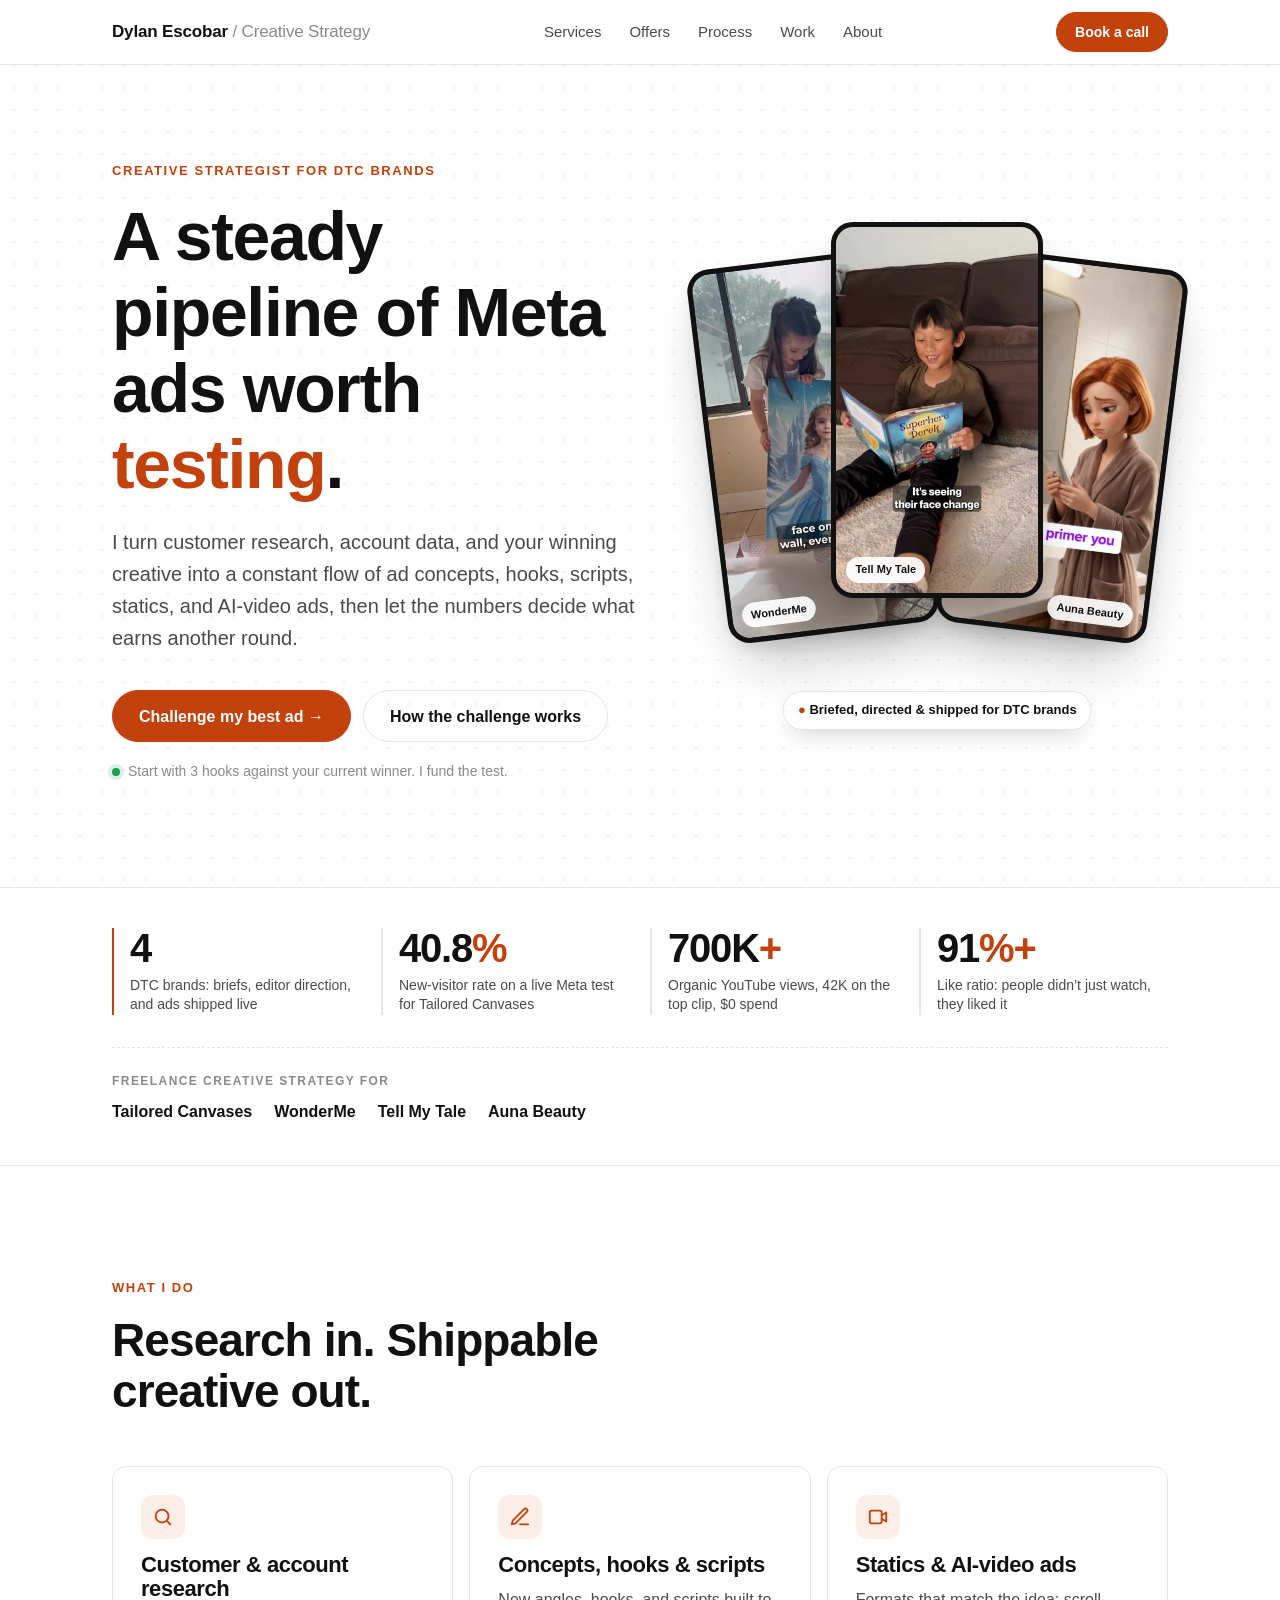
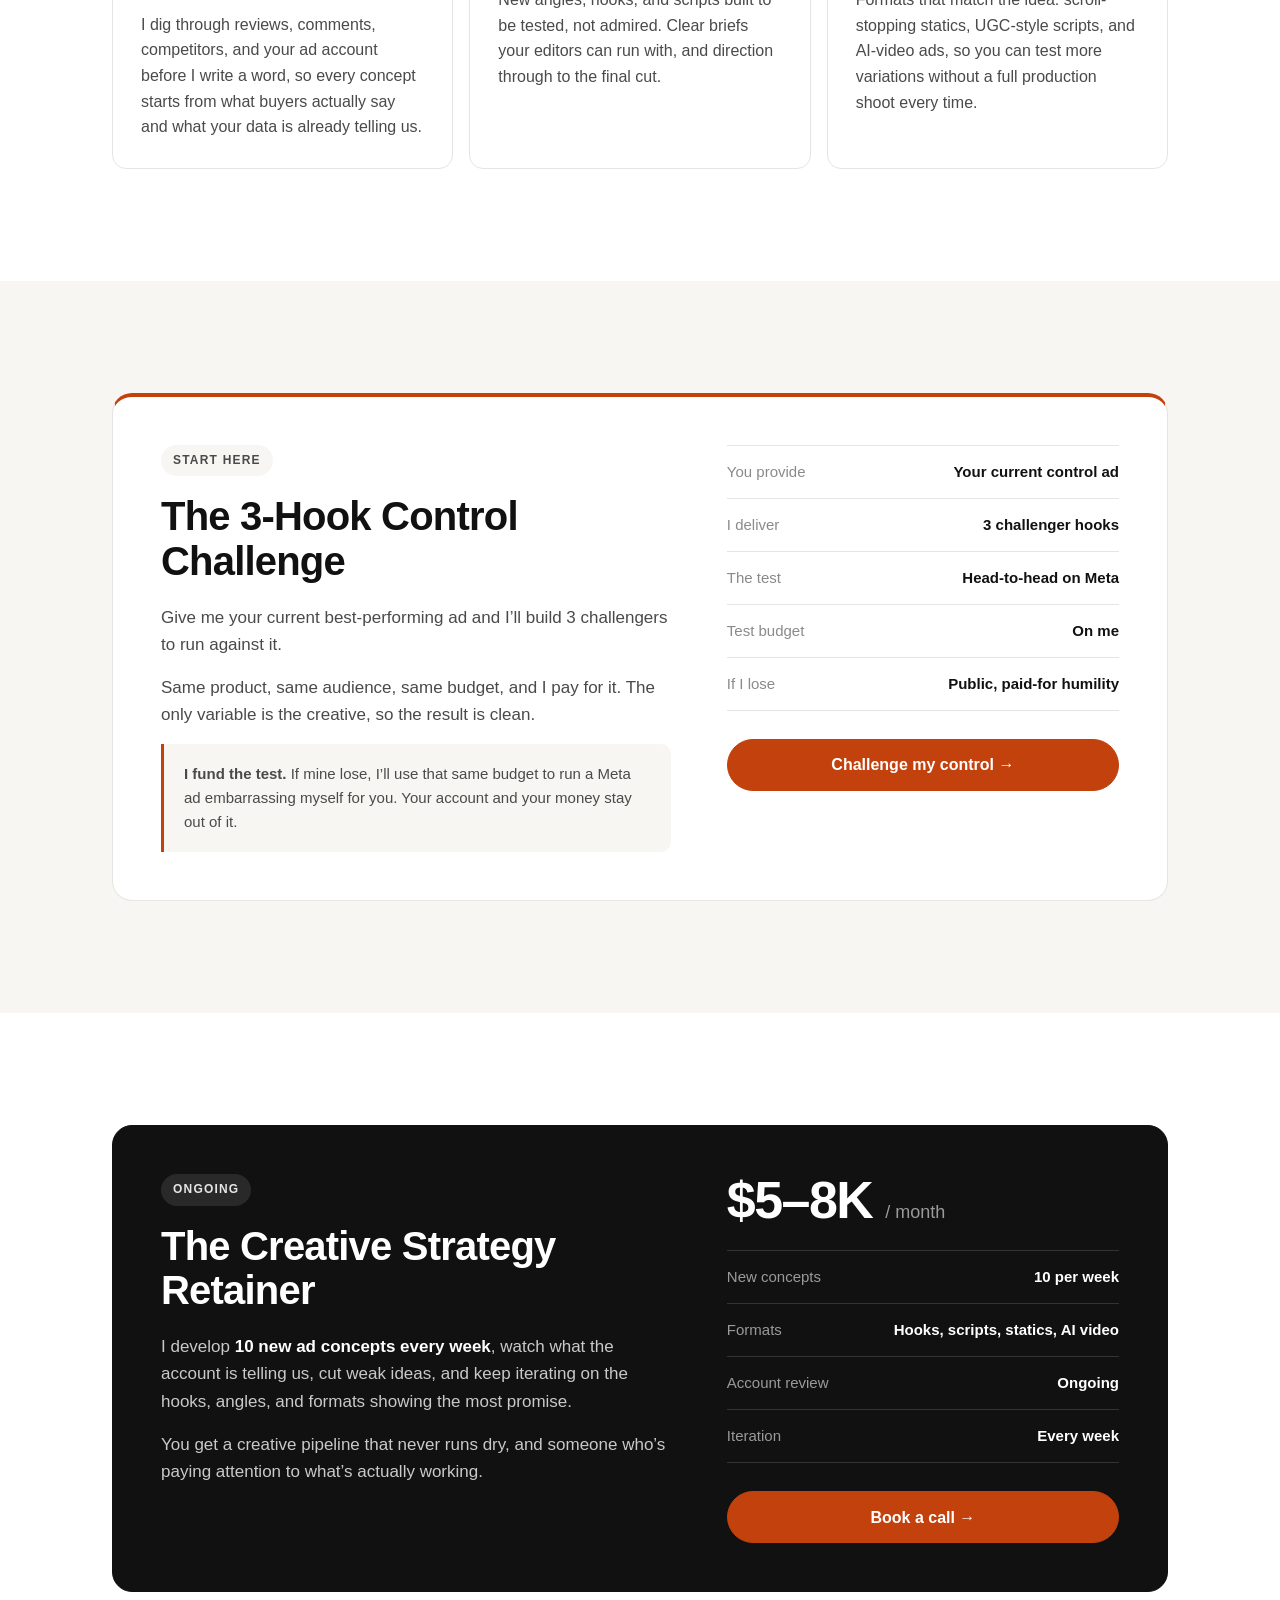
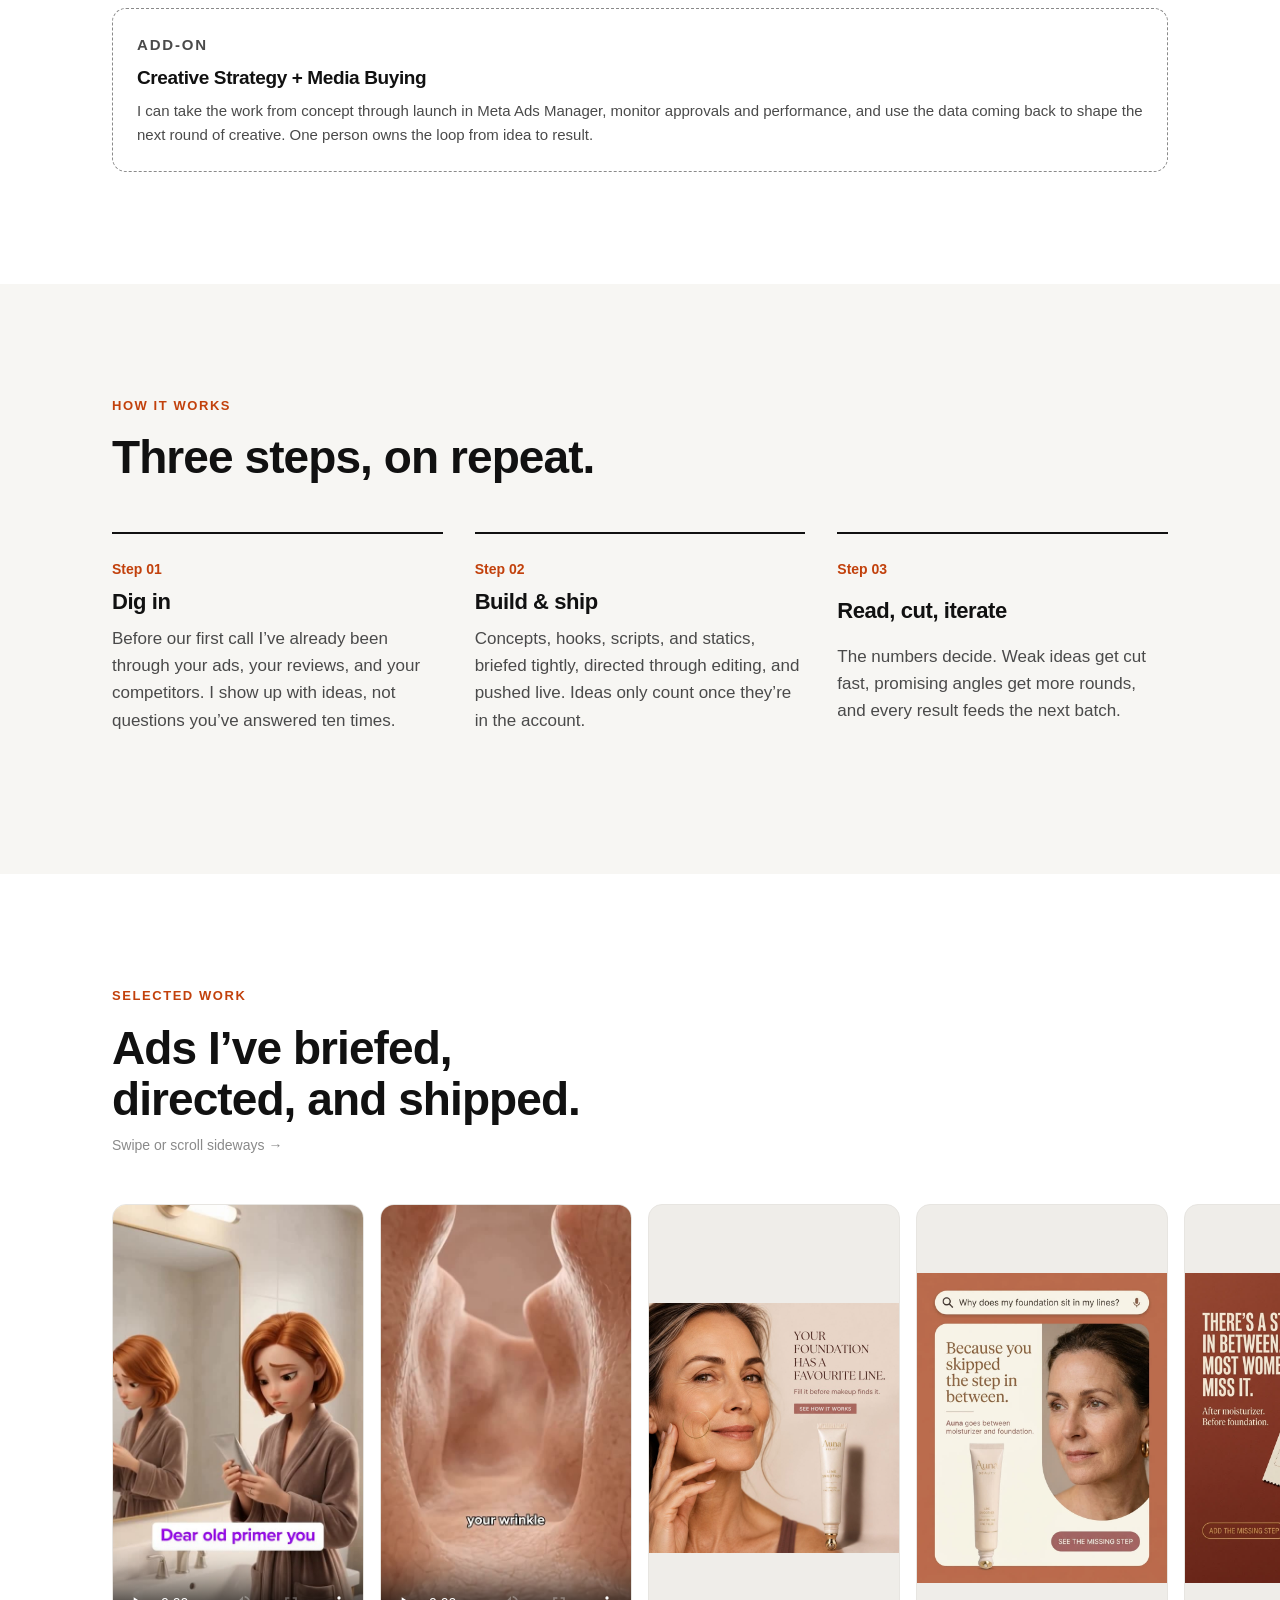
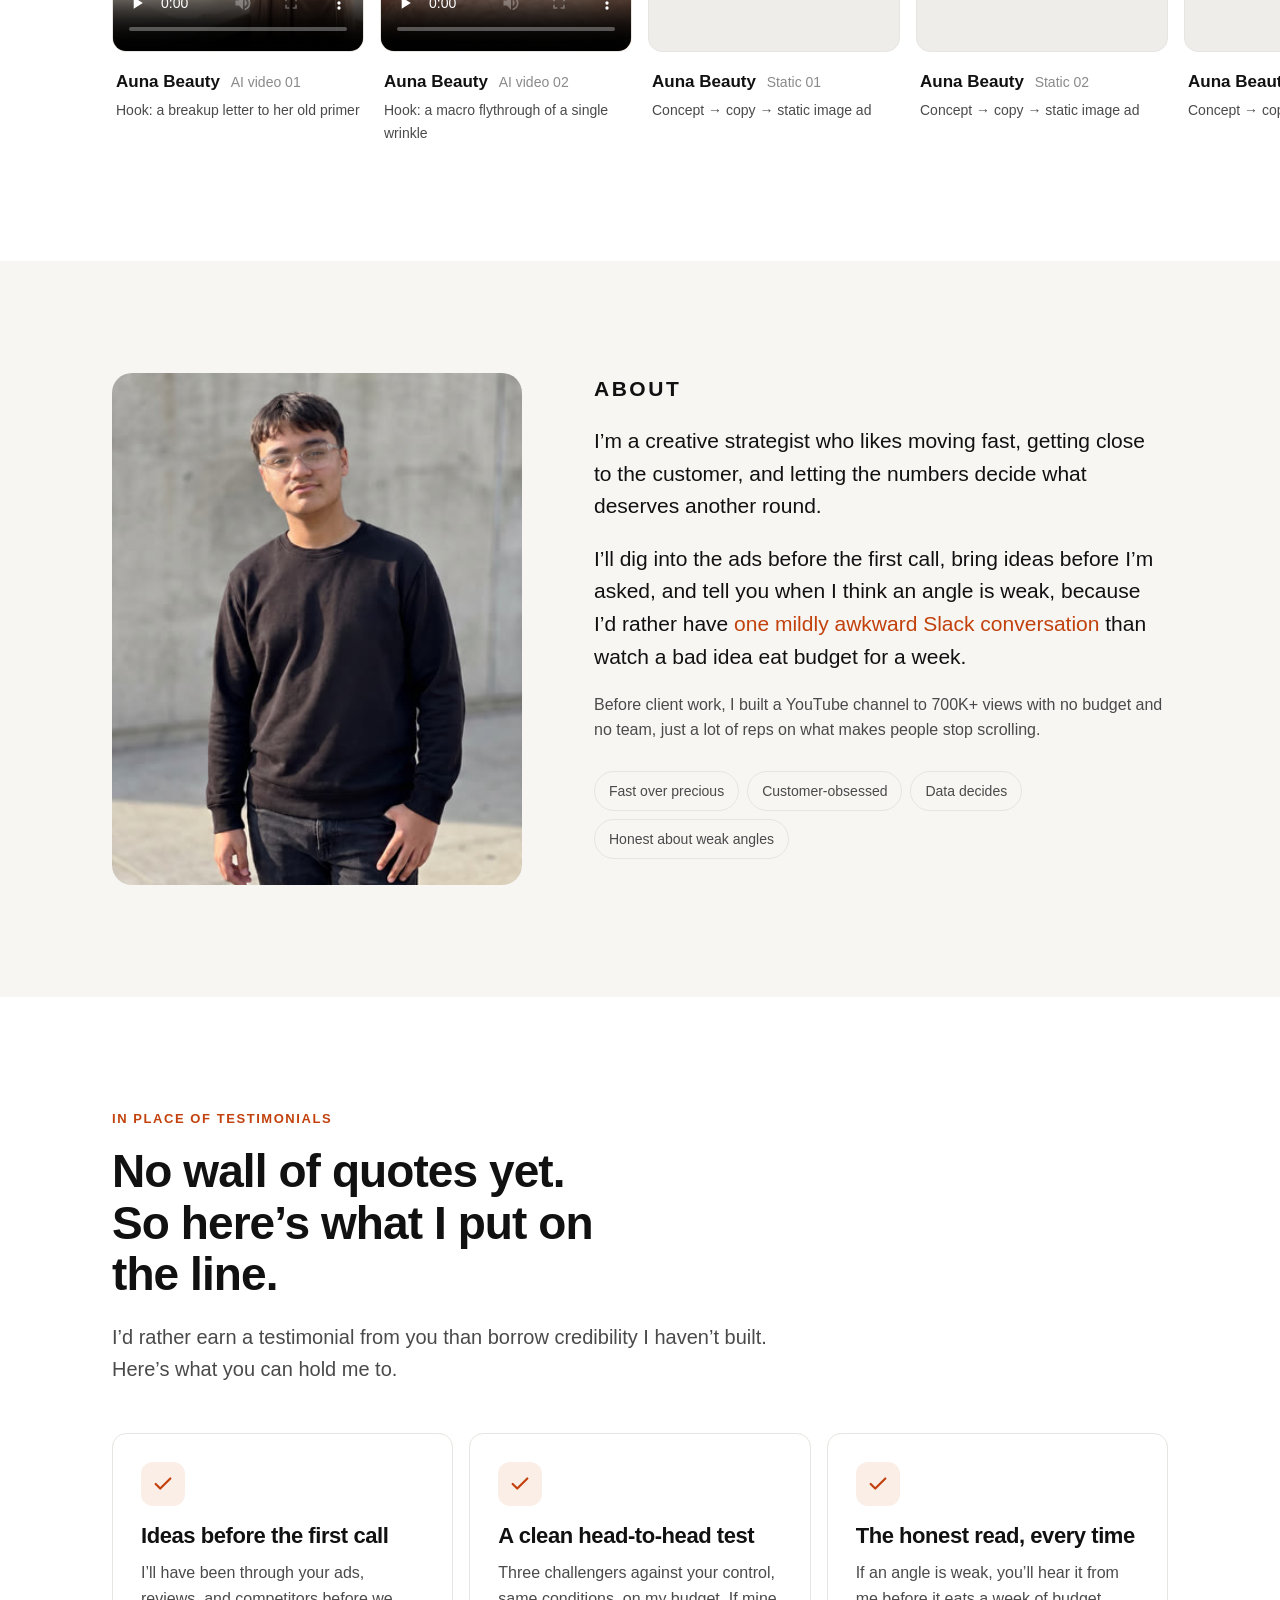
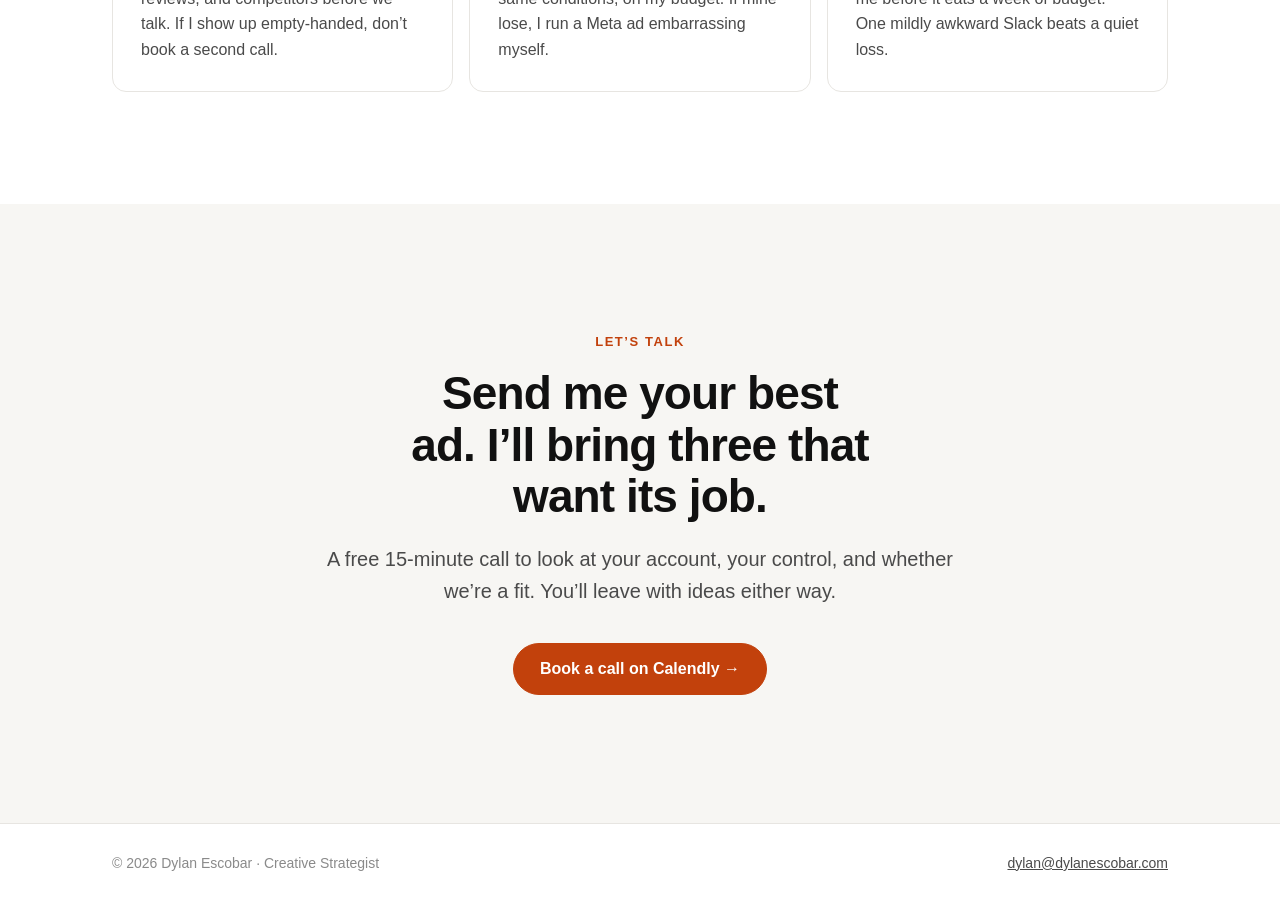
<file: index.html>
<!DOCTYPE html>
<html lang="en">
<head>
<meta charset="UTF-8">
<meta name="viewport" content="width=device-width, initial-scale=1.0">
<title>Dylan Escobar · Creative Strategist for DTC Brands</title>
<meta name="description" content="Creative strategist for DTC brands. Customer research, account data, and winning creative turned into a steady pipeline of Meta ad concepts, hooks, scripts, statics, and AI-video ads.">
<style>
  :root {
    --ink: #111111;
    --ink-2: #4a4a4a;
    --ink-3: #8a8a8a;
    --line: #e7e5e1;
    --bg: #ffffff;
    --bg-2: #f7f6f3;
    --accent: #c2410c;
    --accent-ink: #ffffff;
    --radius: 14px;
    --wrap: 1120px;
    --gutter: 20px;
    --space: 88px;
    --font: -apple-system, BlinkMacSystemFont, "Segoe UI", Roboto, "Helvetica Neue", Arial, sans-serif;
  }

  *, *::before, *::after { box-sizing: border-box; }
  html { scroll-behavior: smooth; scroll-padding-top: 72px; -webkit-text-size-adjust: 100%; }
  @media (prefers-reduced-motion: reduce) { html { scroll-behavior: auto; } }
  body {
    margin: 0;
    font-family: var(--font);
    font-size: 17px;
    line-height: 1.6;
    color: var(--ink);
    background: var(--bg);
    -webkit-font-smoothing: antialiased;
  }
  img, video { display: block; max-width: 100%; }
  a { color: inherit; }
  h1, h2, h3 { line-height: 1.12; letter-spacing: -0.02em; margin: 0; font-weight: 700; }
  p { margin: 0; }

  .wrap { width: 100%; max-width: var(--wrap); margin: 0 auto; padding: 0 var(--gutter); }
  .section { padding: var(--space) 0; }
  .section--tint { background: var(--bg-2); }
  .eyebrow {
    font-size: 13px; font-weight: 600; letter-spacing: 0.12em; text-transform: uppercase;
    color: var(--accent); margin-bottom: 16px;
  }
  .h2 { font-size: clamp(30px, 5.2vw, 46px); max-width: 20ch; }
  .lead { font-size: clamp(18px, 2.2vw, 20px); color: var(--ink-2); max-width: 60ch; margin-top: 20px; }
  .accent { color: var(--accent); }

  /* Buttons */
  .btn {
    display: inline-flex; align-items: center; justify-content: center; gap: 10px;
    min-height: 52px; padding: 0 26px; border-radius: 999px; white-space: nowrap;
    font-weight: 600; font-size: 16px; text-decoration: none;
    background: var(--accent); color: var(--accent-ink); border: 1px solid var(--accent);
    transition: transform .15s ease, box-shadow .15s ease, background .15s ease;
  }
  .btn:hover { transform: translateY(-1px); box-shadow: 0 8px 24px rgba(194, 65, 12, .22); }
  .btn:focus-visible, a:focus-visible { outline: 3px solid var(--accent); outline-offset: 3px; }
  .btn--ghost { background: transparent; color: var(--ink); border-color: var(--line); }
  .btn--ghost:hover { box-shadow: none; border-color: var(--ink); }
  .btn--sm { min-height: 40px; padding: 0 18px; font-size: 14px; }

  /* Nav */
  .nav {
    position: sticky; top: 0; z-index: 50;
    background: rgba(255, 255, 255, .88);
    -webkit-backdrop-filter: saturate(180%) blur(12px); backdrop-filter: saturate(180%) blur(12px);
    border-bottom: 1px solid var(--line);
  }
  .nav .wrap { display: flex; align-items: center; justify-content: space-between; height: 64px; gap: 16px; }
  .brand { font-weight: 700; text-decoration: none; letter-spacing: -0.01em; white-space: nowrap; overflow: hidden; text-overflow: ellipsis; }
  @media (max-width: 400px) { .brand span { display: none; } }
  .brand span { color: var(--ink-3); font-weight: 500; }
  .nav-links { display: none; gap: 28px; list-style: none; margin: 0; padding: 0; font-size: 15px; }
  .nav-links a { text-decoration: none; color: var(--ink-2); }
  .nav-links a:hover { color: var(--ink); }

  /* Hero */
  .hero {
    padding: 56px 0 72px; overflow: hidden;
    background-image: radial-gradient(circle at 1px 1px, rgba(17,17,17,.07) 1px, transparent 0);
    background-size: 22px 22px;
    background-position: center top;
  }
  .hero-grid { display: grid; gap: 48px; align-items: center; }
  .hero h1 { font-size: clamp(38px, 8vw, 68px); max-width: 15ch; }
  .hero .lead { margin-top: 24px; }
  .hero-actions { display: flex; flex-wrap: wrap; gap: 12px; margin-top: 36px; }
  .hero-note { margin-top: 18px; font-size: 14px; color: var(--ink-3); display: flex; align-items: center; gap: 8px; }
  .hero-note::before { content: ""; width: 8px; height: 8px; border-radius: 50%; background: #16a34a; box-shadow: 0 0 0 4px rgba(22,163,74,.15); flex: none; }

  /* Hero ad stack */
  .ad-stack { position: relative; height: 360px; max-width: 420px; margin: 0 auto; width: 100%; }
  .phone {
    position: absolute; top: 0; width: 46%; aspect-ratio: 9 / 16;
    border-radius: 22px; overflow: hidden; background: #111;
    border: 5px solid #111;
    box-shadow: 0 30px 60px -20px rgba(17,17,17,.35), 0 8px 20px -8px rgba(17,17,17,.2);
  }
  .phone img { width: 100%; height: 100%; object-fit: cover; }
  .phone:nth-child(1) { left: 0; top: 36px; transform: rotate(-7deg); }
  .phone:nth-child(2) { left: 27%; z-index: 2; }
  .phone:nth-child(3) { right: 0; top: 36px; transform: rotate(7deg); }
  .phone-label {
    position: absolute; left: 10px; bottom: 10px; font-size: 11px; font-weight: 600;
    background: rgba(255,255,255,.92); color: var(--ink); padding: 4px 9px; border-radius: 999px;
  }
  .phone:nth-child(3) .phone-label { left: auto; right: 10px; }
  .live-pill {
    position: absolute; z-index: 3; left: 50%; bottom: -8px; transform: translateX(-50%);
    background: var(--bg); border: 1px solid var(--line); border-radius: 999px;
    padding: 8px 14px; font-size: 13px; font-weight: 600; white-space: nowrap;
    box-shadow: 0 10px 24px -10px rgba(17,17,17,.25);
  }
  .live-pill span { color: var(--accent); }

  /* Proof strip */
  .proof { border-top: 1px solid var(--line); border-bottom: 1px solid var(--line); padding: 40px 0; }
  .proof-grid { display: grid; grid-template-columns: 1fr 1fr; gap: 28px 20px; }
  .proof-grid > div { padding-left: 16px; border-left: 2px solid var(--line); }
  .proof-grid > div:first-child { border-left-color: var(--accent); }
  .stat-num { font-size: clamp(30px, 5vw, 40px); font-weight: 700; letter-spacing: -0.03em; line-height: 1; }
  .stat-label { font-size: 14px; color: var(--ink-2); margin-top: 8px; line-height: 1.4; }
  .clients { margin-top: 32px; padding-top: 24px; border-top: 1px dashed var(--line); font-size: 14px; color: var(--ink-2); }
  .clients strong { display: block; color: var(--ink-3); font-size: 12px; letter-spacing: .12em; text-transform: uppercase; font-weight: 600; margin-bottom: 8px; }
  .clients ul { list-style: none; display: flex; flex-wrap: wrap; gap: 8px 22px; margin: 0; padding: 0; font-weight: 600; color: var(--ink); font-size: 16px; }

  /* Cards */
  .grid-3 { display: grid; gap: 16px; margin-top: 48px; }
  .card {
    background: var(--bg); border: 1px solid var(--line); border-radius: var(--radius);
    padding: 28px;
    transition: transform .2s ease, box-shadow .2s ease, border-color .2s ease;
  }
  .card:hover { transform: translateY(-3px); border-color: #d6d3ce; box-shadow: 0 18px 40px -24px rgba(17,17,17,.3); }
  .icon {
    width: 44px; height: 44px; border-radius: 12px; display: grid; place-items: center;
    background: #fbeee7; color: var(--accent);
  }
  .icon svg { width: 22px; height: 22px; }
  .card-num { font-size: 13px; font-weight: 600; color: var(--ink-3); letter-spacing: .08em; }
  .card h3 { font-size: 22px; margin: 14px 0 10px; }
  .card p { color: var(--ink-2); font-size: 16px; }
  .card ul { margin: 16px 0 0; padding-left: 18px; color: var(--ink-2); font-size: 15px; }
  .card li + li { margin-top: 6px; }

  /* Offers */
  .offer {
    display: grid; gap: 32px;
    border: 1px solid var(--line); border-radius: calc(var(--radius) + 6px);
    padding: 32px 24px; background: var(--bg);
  }
  .offer--start { border-top: 4px solid var(--accent); }
  .offer--feature { background: var(--ink); border-color: var(--ink); color: #fff; }
  .offer--feature .offer-body p { color: #c9c9c9; }
  .offer--feature .offer-body strong { color: #fff; }
  .offer.offer--feature .tag { background: rgba(255,255,255,.1); color: #e5e5e5; }
  .offer--feature .terms, .offer--feature .terms li { border-color: rgba(255,255,255,.14); }
  .offer--feature .terms li span:first-child { color: #9a9a9a; }
  .offer--feature .price small { color: #9a9a9a; }
  .offer h2 { font-size: clamp(28px, 4.6vw, 40px); }
  .offer .tag {
    display: inline-block; font-size: 12px; font-weight: 600; letter-spacing: .1em; text-transform: uppercase;
    padding: 6px 12px; border-radius: 999px; background: var(--bg-2); color: var(--ink-2); margin-bottom: 18px;
  }
  .offer-body p + p { margin-top: 16px; }
  .offer-body p { color: var(--ink-2); }
  .terms { list-style: none; margin: 0; padding: 0; border-top: 1px solid var(--line); }
  .terms li { display: flex; justify-content: space-between; gap: 16px; padding: 14px 0; border-bottom: 1px solid var(--line); font-size: 15px; }
  .terms li span:first-child { color: var(--ink-3); }
  .terms li span:last-child { font-weight: 600; text-align: right; }
  .guarantee {
    margin-top: 20px; padding: 18px 20px; border-left: 3px solid var(--accent);
    background: var(--bg-2); border-radius: 0 10px 10px 0; font-size: 15px; color: var(--ink);
  }
  .price { font-size: clamp(36px, 6vw, 52px); font-weight: 700; letter-spacing: -0.03em; line-height: 1; }
  .price small { font-size: 18px; color: var(--ink-3); font-weight: 500; letter-spacing: 0; }
  .upsell {
    margin-top: 16px; padding: 24px; border-radius: var(--radius);
    border: 1px dashed var(--ink-3); display: grid; gap: 10px;
  }
  .upsell h3 { font-size: 19px; }
  .upsell p { color: var(--ink-2); font-size: 15px; }

  /* Process */
  .steps { list-style: none; margin: 48px 0 0; padding: 0; display: grid; gap: 0; counter-reset: step; }
  .steps li { padding: 28px 0; border-top: 1px solid var(--line); display: grid; gap: 10px; }
  .steps li:last-child { border-bottom: 1px solid var(--line); }
  .step-num { font-size: 14px; font-weight: 700; color: var(--accent); }
  .steps h3 { font-size: 22px; }
  .steps p { color: var(--ink-2); max-width: 60ch; }

  /* Carousel (CSS scroll-snap, no JS) */
  .carousel {
    display: grid; grid-auto-flow: column; grid-auto-columns: 78%;
    gap: 16px; overflow-x: auto; scroll-snap-type: x mandatory;
    padding: 8px var(--gutter) 24px; margin-top: 40px;
    scroll-padding: 0 var(--gutter);
    scrollbar-width: thin; scrollbar-color: var(--line) transparent;
    overscroll-behavior-x: contain;
  }
  .carousel::-webkit-scrollbar { height: 6px; }
  .carousel::-webkit-scrollbar-thumb { background: var(--line); border-radius: 3px; }
  .slide { scroll-snap-align: start; display: flex; flex-direction: column; }
  .slide-media {
    aspect-ratio: 9 / 16; border-radius: var(--radius); overflow: hidden;
    background: var(--bg-2); border: 1px solid var(--line);
  }
  .slide-media video { width: 100%; height: 100%; object-fit: cover; }
  .slide-media--static { display: grid; place-items: center; background: #efede9; }
  .slide-media--static img { width: 100%; height: 100%; object-fit: contain; }
  .slide-media--brief { display: flex; flex-direction: column; justify-content: center; padding: 28px; gap: 18px; }
  .brief-label { font-size: 12px; font-weight: 600; letter-spacing: .12em; text-transform: uppercase; color: var(--ink-3); }
  .brief-line span { display: block; font-size: 12px; font-weight: 600; letter-spacing: .08em; text-transform: uppercase; color: var(--accent); margin-bottom: 4px; }
  .brief-line { font-size: 17px; line-height: 1.4; }
  .slide-info { padding: 16px 4px 0; }
  .slide-client { font-weight: 700; }
  .slide-client em { font-style: normal; font-weight: 500; color: var(--ink-3); margin-left: 6px; font-size: 14px; }
  .slide-desc { font-size: 14px; color: var(--ink-2); margin-top: 4px; }
  .carousel-hint { font-size: 14px; color: var(--ink-3); margin-top: 8px; }

  /* About */
  .about { display: grid; gap: 40px; align-items: start; }
  .about-photo { border-radius: calc(var(--radius) + 6px); aspect-ratio: 4 / 5; object-fit: cover; width: 100%; max-width: 420px; background: var(--bg-2); }
  .about-copy p { font-size: clamp(18px, 2.2vw, 21px); color: var(--ink); line-height: 1.55; }
  .about-copy p + p { margin-top: 20px; }
  .about-copy .quiet { font-size: 16px; color: var(--ink-2); }
  .traits { list-style: none; margin: 28px 0 0; padding: 0; display: flex; flex-wrap: wrap; gap: 8px; }
  .traits li { font-size: 14px; padding: 8px 14px; border: 1px solid var(--line); border-radius: 999px; color: var(--ink-2); }

  /* Testimonials */
  .promise .card { display: flex; flex-direction: column; gap: 12px; }
  .promise .card h3 { margin: 6px 0 0; }

  /* Final CTA */
  .final { text-align: center; padding: calc(var(--space) + 16px) 0; }
  .final .h2 { margin: 0 auto; max-width: 18ch; }
  .final .lead { margin: 20px auto 0; }
  .final .btn { margin-top: 36px; }

  footer { border-top: 1px solid var(--line); padding: 28px 0; font-size: 14px; color: var(--ink-3); }
  footer .wrap { display: flex; flex-wrap: wrap; justify-content: space-between; gap: 12px; }
  footer a { color: var(--ink-2); }

  /* ---------- Tablet ---------- */
  @media (min-width: 720px) {
    :root { --gutter: 32px; --space: 112px; }
    .proof-grid { grid-template-columns: repeat(4, 1fr); }
    .grid-3 { grid-template-columns: repeat(3, 1fr); }
    .carousel { grid-auto-columns: 40%; }
    .steps { grid-template-columns: repeat(3, 1fr); gap: 32px; }
    .steps li, .steps li:last-child { border-bottom: 0; border-top: 2px solid var(--ink); padding-top: 24px; }
    .offer { padding: 48px; }
    .ad-stack { height: 440px; }
  }

  /* ---------- Desktop ---------- */
  @media (min-width: 960px) {
    .nav-links { display: flex; }
    .hero { padding: 96px 0 104px; }
    .hero-grid { grid-template-columns: 1.15fr 1fr; gap: 64px; }
    .ad-stack { height: 500px; max-width: 460px; }
    .offer { grid-template-columns: 1.3fr 1fr; gap: 56px; align-items: start; }
    .carousel {
      grid-auto-columns: calc((min(100vw, var(--wrap)) - 2 * var(--gutter) - 3 * 16px) / 4);
      padding-left: max(var(--gutter), calc((100vw - var(--wrap)) / 2 + var(--gutter)));
      padding-right: max(var(--gutter), calc((100vw - var(--wrap)) / 2 + var(--gutter)));
      scroll-padding: 0 max(var(--gutter), calc((100vw - var(--wrap)) / 2 + var(--gutter)));
    }
    .about { grid-template-columns: 5fr 7fr; gap: 72px; }
  }
</style>
</head>
<body>

<!-- ============ NAV ============ -->
<nav class="nav" aria-label="Primary">
  <div class="wrap">
    <a class="brand" href="#top">Dylan Escobar <span>/ Creative Strategy</span></a>
    <ul class="nav-links">
      <li><a href="#services">Services</a></li>
      <li><a href="#offers">Offers</a></li>
      <li><a href="#process">Process</a></li>
      <li><a href="#work">Work</a></li>
      <li><a href="#about">About</a></li>
    </ul>
    <a class="btn btn--sm" href="https://calendly.com/9escobar-dylan/free-15-minute-pre-project-call-clone">Book a call</a>
  </div>
</nav>

<main id="top">

<!-- ============ HERO ============ -->
<header class="hero">
  <div class="wrap hero-grid">
    <div>
      <p class="eyebrow">Creative strategist for DTC brands</p>
      <h1>A steady pipeline of Meta ads worth <span class="accent">testing</span>.</h1>
      <p class="lead">I turn customer research, account data, and your winning creative into a constant flow of ad concepts, hooks, scripts, statics, and AI-video ads, then let the numbers decide what earns another round.</p>
      <div class="hero-actions">
        <a class="btn" href="https://calendly.com/9escobar-dylan/free-15-minute-pre-project-call-clone">Challenge my best ad &rarr;</a>
        <a class="btn btn--ghost" href="#offers">How the challenge works</a>
      </div>
      <p class="hero-note">Start with 3 hooks against your current winner. I fund the test.</p>
    </div>
    <div class="ad-stack" aria-hidden="true">
      <div class="phone"><img src="assets/img/wonderme-blue-poster.jpg" alt=""><span class="phone-label">WonderMe</span></div>
      <div class="phone"><img src="assets/img/tellmytale-poster.jpg" alt=""><span class="phone-label">Tell My Tale</span></div>
      <div class="phone"><img src="assets/img/auna-022-poster.jpg" alt=""><span class="phone-label">Auna Beauty</span></div>
      <p class="live-pill"><span>&#9679;</span> Briefed, directed &amp; shipped for DTC brands</p>
    </div>
  </div>
</header>

<!-- ============ PROOF STRIP ============ -->
<section class="proof" aria-label="Proof">
  <div class="wrap">
    <div class="proof-grid">
      <div>
        <p class="stat-num">4</p>
        <p class="stat-label">DTC brands: briefs, editor direction, and ads shipped live</p>
      </div>
      <div>
        <p class="stat-num">40.8<span class="accent">%</span></p>
        <p class="stat-label">New-visitor rate on a live Meta test for Tailored Canvases</p>
      </div>
      <div>
        <p class="stat-num">700K<span class="accent">+</span></p>
        <p class="stat-label">Organic YouTube views, 42K on the top clip, $0 spend</p>
      </div>
      <div>
        <p class="stat-num">91<span class="accent">%+</span></p>
        <p class="stat-label">Like ratio: people didn&rsquo;t just watch, they liked it</p>
      </div>
    </div>
    <div class="clients">
      <strong>Freelance creative strategy for</strong>
      <ul>
        <li>Tailored Canvases</li>
        <li>WonderMe</li>
        <li>Tell My Tale</li>
        <li>Auna Beauty</li>
      </ul>
    </div>
  </div>
</section>

<!-- ============ WHAT I DO ============ -->
<section class="section" id="services">
  <div class="wrap">
    <p class="eyebrow">What I do</p>
    <h2 class="h2">Research in. Shippable creative out.</h2>
    <div class="grid-3">
      <article class="card">
        <span class="icon"><svg viewBox="0 0 24 24" fill="none" stroke="currentColor" stroke-width="2" stroke-linecap="round" stroke-linejoin="round"><circle cx="11" cy="11" r="7"/><path d="m20 20-3.5-3.5"/></svg></span>
        <h3>Customer &amp; account research</h3>
        <p>I dig through reviews, comments, competitors, and your ad account before I write a word, so every concept starts from what buyers actually say and what your data is already telling us.</p>
      </article>
      <article class="card">
        <span class="icon"><svg viewBox="0 0 24 24" fill="none" stroke="currentColor" stroke-width="2" stroke-linecap="round" stroke-linejoin="round"><path d="M12 20h9"/><path d="M16.5 3.5a2.1 2.1 0 0 1 3 3L7 19l-4 1 1-4Z"/></svg></span>
        <h3>Concepts, hooks &amp; scripts</h3>
        <p>New angles, hooks, and scripts built to be tested, not admired. Clear briefs your editors can run with, and direction through to the final cut.</p>
      </article>
      <article class="card">
        <span class="icon"><svg viewBox="0 0 24 24" fill="none" stroke="currentColor" stroke-width="2" stroke-linecap="round" stroke-linejoin="round"><rect x="3" y="5" width="13" height="14" rx="2"/><path d="m16 10 5-3v10l-5-3"/></svg></span>
        <h3>Statics &amp; AI-video ads</h3>
        <p>Formats that match the idea: scroll-stopping statics, UGC-style scripts, and AI-video ads, so you can test more variations without a full production shoot every time.</p>
      </article>
    </div>
  </div>
</section>

<!-- ============ FOOT-IN-THE-DOOR OFFER ============ -->
<section class="section section--tint" id="offers">
  <div class="wrap">
    <div class="offer offer--start">
      <div class="offer-body">
        <span class="tag">Start here</span>
        <h2>The 3-Hook Control Challenge</h2>
        <p style="margin-top: 20px;">Give me your current best-performing ad and I&rsquo;ll build 3 challengers to run against it.</p>
        <p>Same product, same audience, same budget, and I pay for it. The only variable is the creative, so the result is clean.</p>
        <p class="guarantee"><strong>I fund the test.</strong> If mine lose, I&rsquo;ll use that same budget to run a Meta ad embarrassing myself for you. Your account and your money stay out of it.</p>
      </div>
      <div>
        <ul class="terms">
          <li><span>You provide</span><span>Your current control ad</span></li>
          <li><span>I deliver</span><span>3 challenger hooks</span></li>
          <li><span>The test</span><span>Head-to-head on Meta</span></li>
          <li><span>Test budget</span><span>On me</span></li>
          <li><span>If I lose</span><span>Public, paid-for humility</span></li>
        </ul>
        <a class="btn" href="https://calendly.com/9escobar-dylan/free-15-minute-pre-project-call-clone" style="margin-top: 28px; width: 100%;">Challenge my control &rarr;</a>
      </div>
    </div>
  </div>
</section>

<!-- ============ RETAINER OFFER ============ -->
<section class="section" id="retainer">
  <div class="wrap">
    <div class="offer offer--feature">
      <div class="offer-body">
        <span class="tag">Ongoing</span>
        <h2>The Creative Strategy Retainer</h2>
        <p style="margin-top: 20px;">I develop <strong>10 new ad concepts every week</strong>, watch what the account is telling us, cut weak ideas, and keep iterating on the hooks, angles, and formats showing the most promise.</p>
        <p>You get a creative pipeline that never runs dry, and someone who&rsquo;s paying attention to what&rsquo;s actually working.</p>
      </div>
      <div>
        <p class="price">$5&ndash;8K <small>/ month</small></p>
        <ul class="terms" style="margin-top: 24px;">
          <li><span>New concepts</span><span>10 per week</span></li>
          <li><span>Formats</span><span>Hooks, scripts, statics, AI video</span></li>
          <li><span>Account review</span><span>Ongoing</span></li>
          <li><span>Iteration</span><span>Every week</span></li>
        </ul>
        <a class="btn" href="https://calendly.com/9escobar-dylan/free-15-minute-pre-project-call-clone" style="margin-top: 28px; width: 100%;">Book a call &rarr;</a>
      </div>
    </div>

    <div class="upsell">
      <p class="eyebrow" style="margin: 0;">Add-on</p>
      <h3>Creative Strategy + Media Buying</h3>
      <p>I can take the work from concept through launch in Meta Ads Manager, monitor approvals and performance, and use the data coming back to shape the next round of creative. One person owns the loop from idea to result.</p>
    </div>
  </div>
</section>

<!-- ============ PROCESS ============ -->
<section class="section section--tint" id="process">
  <div class="wrap">
    <p class="eyebrow">How it works</p>
    <h2 class="h2">Three steps, on repeat.</h2>
    <ol class="steps">
      <li>
        <span class="step-num">Step 01</span>
        <h3>Dig in</h3>
        <p>Before our first call I&rsquo;ve already been through your ads, your reviews, and your competitors. I show up with ideas, not questions you&rsquo;ve answered ten times.</p>
      </li>
      <li>
        <span class="step-num">Step 02</span>
        <h3>Build &amp; ship</h3>
        <p>Concepts, hooks, scripts, and statics, briefed tightly, directed through editing, and pushed live. Ideas only count once they&rsquo;re in the account.</p>
      </li>
      <li>
        <span class="step-num">Step 03</span>
        <h3>Read, cut, iterate</h3>
        <p>The numbers decide. Weak ideas get cut fast, promising angles get more rounds, and every result feeds the next batch.</p>
      </li>
    </ol>
  </div>
</section>

<!-- ============ PORTFOLIO CAROUSEL ============ -->
<section class="section" id="work" style="padding-bottom: calc(var(--space) - 24px);">
  <div class="wrap">
    <p class="eyebrow">Selected work</p>
    <h2 class="h2">Ads I&rsquo;ve briefed, directed, and shipped.</h2>
    <p class="carousel-hint">Swipe or scroll sideways &rarr;</p>
  </div>
  <div class="carousel" role="region" aria-label="Ad portfolio" tabindex="0">
    <article class="slide">
      <div class="slide-media">
        <video controls playsinline preload="none" poster="assets/img/auna-022-poster.jpg">
          <source src="assets/video/auna-022.mp4" type="video/mp4">
        </video>
      </div>
      <div class="slide-info">
        <p class="slide-client">Auna Beauty <em>AI video 01</em></p>
        <p class="slide-desc">Hook: a breakup letter to her old primer</p>
      </div>
    </article>
    <article class="slide">
      <div class="slide-media">
        <video controls playsinline preload="none" poster="assets/img/auna-027-poster.jpg">
          <source src="assets/video/auna-027.mp4" type="video/mp4">
        </video>
      </div>
      <div class="slide-info">
        <p class="slide-client">Auna Beauty <em>AI video 02</em></p>
        <p class="slide-desc">Hook: a macro flythrough of a single wrinkle</p>
      </div>
    </article>
    <article class="slide">
      <div class="slide-media slide-media--static">
        <img src="assets/img/auna-static-1.jpg" alt="Auna Beauty static image ad" loading="lazy">
      </div>
      <div class="slide-info">
        <p class="slide-client">Auna Beauty <em>Static 01</em></p>
        <p class="slide-desc">Concept &rarr; copy &rarr; static image ad</p>
      </div>
    </article>
    <article class="slide">
      <div class="slide-media slide-media--static">
        <img src="assets/img/auna-static-2.jpg" alt="Auna Beauty static image ad" loading="lazy">
      </div>
      <div class="slide-info">
        <p class="slide-client">Auna Beauty <em>Static 02</em></p>
        <p class="slide-desc">Concept &rarr; copy &rarr; static image ad</p>
      </div>
    </article>
    <article class="slide">
      <div class="slide-media slide-media--static">
        <img src="assets/img/auna-static-3.jpg" alt="Auna Beauty static image ad" loading="lazy">
      </div>
      <div class="slide-info">
        <p class="slide-client">Auna Beauty <em>Static 03</em></p>
        <p class="slide-desc">Concept &rarr; copy &rarr; static image ad</p>
      </div>
    </article>
    <article class="slide">
      <div class="slide-media">
        <video controls muted playsinline preload="none" poster="assets/img/tellmytale-poster.jpg">
          <source src="assets/video/tellmytale.mp4" type="video/mp4">
        </video>
      </div>
      <div class="slide-info">
        <p class="slide-client">Tell My Tale</p>
        <p class="slide-desc">Brief &rarr; editor direction &rarr; live on Meta</p>
      </div>
    </article>
    <article class="slide">
      <div class="slide-media">
        <video controls muted playsinline preload="none" poster="assets/img/wonderme-blue-poster.jpg">
          <source src="assets/video/wonderme-blue.mp4" type="video/mp4">
        </video>
      </div>
      <div class="slide-info">
        <p class="slide-client">WonderMe <em>Concept 01</em></p>
        <p class="slide-desc">Brief &rarr; editor direction &rarr; live on Meta</p>
      </div>
    </article>
    <article class="slide">
      <div class="slide-media">
        <video controls muted playsinline preload="none" poster="assets/img/wonderme-gold-poster.jpg">
          <source src="assets/video/wonderme-gold.mp4" type="video/mp4">
        </video>
      </div>
      <div class="slide-info">
        <p class="slide-client">WonderMe <em>Concept 02</em></p>
        <p class="slide-desc">Brief &rarr; editor direction &rarr; live on Meta</p>
      </div>
    </article>
    <article class="slide">
      <div class="slide-media slide-media--brief">
        <p class="brief-label">Creative brief &middot; Excerpt</p>
        <p class="brief-line"><span>Hook</span>The gift she didn&rsquo;t just open. She kept it.</p>
        <p class="brief-line"><span>Angle</span>Unboxing-first, product texture on camera, no VO.</p>
        <p class="brief-line"><span>Format</span>Vertical, 15s, Meta placement.</p>
      </div>
      <div class="slide-info">
        <p class="slide-client">Tailored Canvases <em>40.8% new visitors</em></p>
        <p class="slide-desc">Brief &rarr; editor direction &rarr; live on Meta</p>
      </div>
    </article>
  </div>
</section>

<!-- ============ ABOUT ============ -->
<section class="section section--tint" id="about">
  <div class="wrap about">
    <img class="about-photo" src="assets/img/dylan-headshot.jpg" alt="Dylan Escobar" loading="lazy">
    <div class="about-copy">
      <p class="eyebrow">About</p>
      <p>I&rsquo;m a creative strategist who likes moving fast, getting close to the customer, and letting the numbers decide what deserves another round.</p>
      <p>I&rsquo;ll dig into the ads before the first call, bring ideas before I&rsquo;m asked, and tell you when I think an angle is weak, because I&rsquo;d rather have <span class="accent">one mildly awkward Slack conversation</span> than watch a bad idea eat budget for a week.</p>
      <p class="quiet">Before client work, I built a YouTube channel to 700K+ views with no budget and no team, just a lot of reps on what makes people stop scrolling.</p>
      <ul class="traits">
        <li>Fast over precious</li>
        <li>Customer-obsessed</li>
        <li>Data decides</li>
        <li>Honest about weak angles</li>
      </ul>
    </div>
  </div>
</section>

<!-- ============ TESTIMONIALS ============ -->
<!-- No client quotes yet. When you get real ones (with permission), swap these cards for
     <figure class="card"><blockquote>…</blockquote><figcaption>Name, Role, Brand</figcaption></figure> -->
<section class="section promise" id="testimonials">
  <div class="wrap">
    <p class="eyebrow">In place of testimonials</p>
    <h2 class="h2">No wall of quotes yet. So here&rsquo;s what I put on the line.</h2>
    <p class="lead">I&rsquo;d rather earn a testimonial from you than borrow credibility I haven&rsquo;t built. Here&rsquo;s what you can hold me to.</p>
    <div class="grid-3">
      <article class="card">
        <span class="icon"><svg viewBox="0 0 24 24" fill="none" stroke="currentColor" stroke-width="2.4" stroke-linecap="round" stroke-linejoin="round"><path d="M20 6 9 17l-5-5"/></svg></span>
        <h3>Ideas before the first call</h3>
        <p>I&rsquo;ll have been through your ads, reviews, and competitors before we talk. If I show up empty-handed, don&rsquo;t book a second call.</p>
      </article>
      <article class="card">
        <span class="icon"><svg viewBox="0 0 24 24" fill="none" stroke="currentColor" stroke-width="2.4" stroke-linecap="round" stroke-linejoin="round"><path d="M20 6 9 17l-5-5"/></svg></span>
        <h3>A clean head-to-head test</h3>
        <p>Three challengers against your control, same conditions, on my budget. If mine lose, I run a Meta ad embarrassing myself.</p>
      </article>
      <article class="card">
        <span class="icon"><svg viewBox="0 0 24 24" fill="none" stroke="currentColor" stroke-width="2.4" stroke-linecap="round" stroke-linejoin="round"><path d="M20 6 9 17l-5-5"/></svg></span>
        <h3>The honest read, every time</h3>
        <p>If an angle is weak, you&rsquo;ll hear it from me before it eats a week of budget. One mildly awkward Slack beats a quiet loss.</p>
      </article>
    </div>
  </div>
</section>

<!-- ============ FINAL CTA ============ -->
<section class="final section--tint" id="book">
  <div class="wrap">
    <p class="eyebrow">Let&rsquo;s talk</p>
    <h2 class="h2">Send me your best ad. I&rsquo;ll bring three that want its job.</h2>
    <p class="lead">A free 15-minute call to look at your account, your control, and whether we&rsquo;re a fit. You&rsquo;ll leave with ideas either way.</p>
    <a class="btn" href="https://calendly.com/9escobar-dylan/free-15-minute-pre-project-call-clone">Book a call on Calendly &rarr;</a>
  </div>
</section>

</main>

<footer>
  <div class="wrap">
    <span>&copy; 2026 Dylan Escobar &middot; Creative Strategist</span>
    <a href="mailto:dylan@dylanescobar.com">dylan@dylanescobar.com</a>
  </div>
</footer>

<script>
  // Smooth scroll for in-page links (CSS handles most browsers; this covers the rest).
  document.querySelectorAll('a[href^="#"]').forEach(function (link) {
    link.addEventListener('click', function (e) {
      var target = document.querySelector(link.getAttribute('href'));
      if (!target) return;
      e.preventDefault();
      var reduce = window.matchMedia('(prefers-reduced-motion: reduce)').matches;
      target.scrollIntoView({ behavior: reduce ? 'auto' : 'smooth', block: 'start' });
    });
  });
</script>
</body>
</html>
</file>
